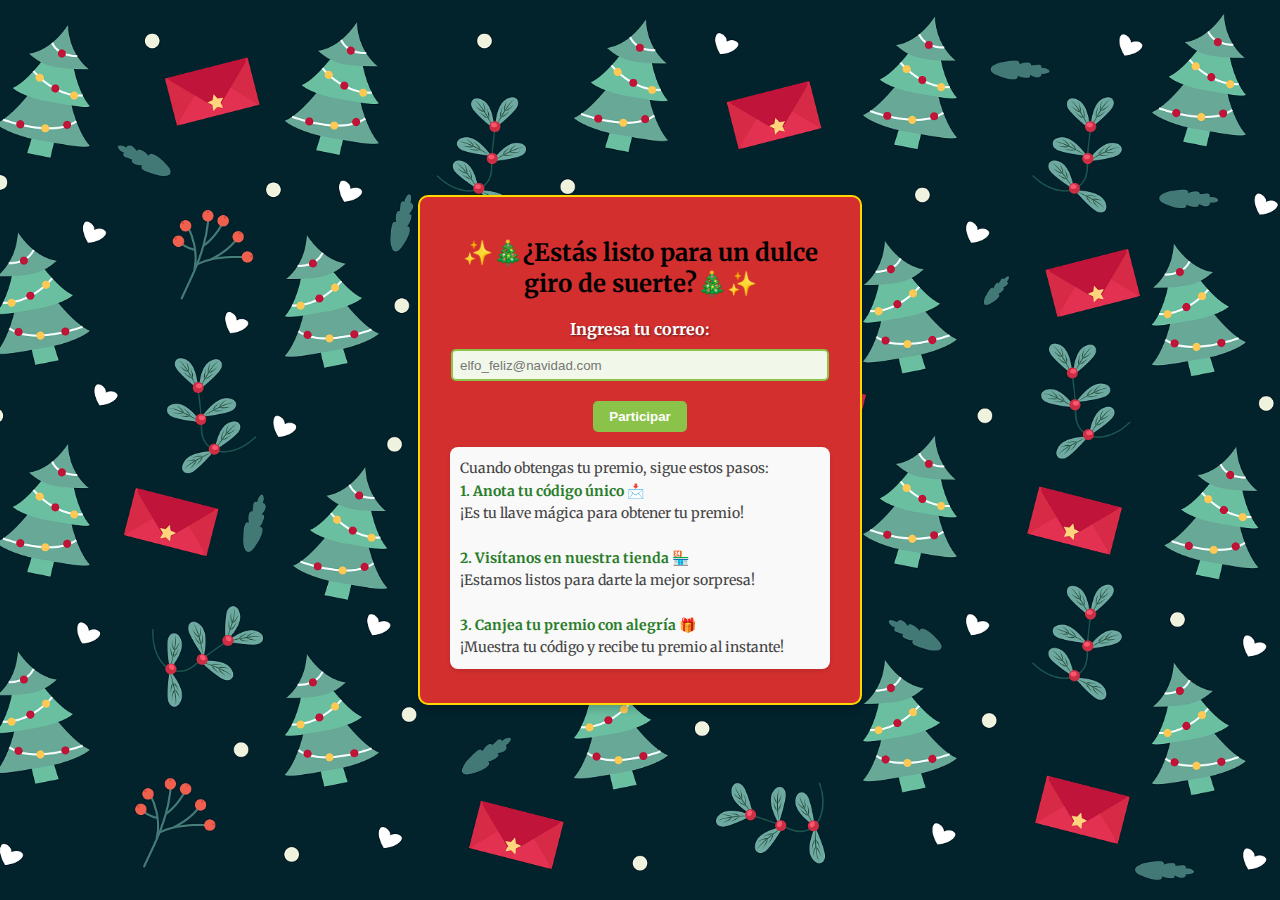
<file: public/index.html>
<!DOCTYPE html>
<html lang="es">
<head>
    <meta charset="UTF-8">
    <meta name="viewport" content="width=device-width, initial-scale=1.0">
    <title>Ruleta Navideña</title>
    <!-- Archivo CSS principal -->
    <link rel="stylesheet" href="style.css">
    <!-- Fuente decorativa navideña -->
    <link href="https://fonts.googleapis.com/css2?family=Merriweather:wght@400;700&display=swap" rel="stylesheet">
</head>
<body>
    <div class="container">
        <h2>✨🎄¿Estás listo para un dulce giro de suerte?🎄✨</h2>
        <form id="formulario">
            <label for="correo">Ingresa tu correo:</label>
            <input type="email" id="correo" required placeholder="elfo_feliz@navidad.com">
            <button type="submit">Participar</button>
        </form>

        <!-- Descripción debajo del formulario -->
        <p id="descripcion">
            Cuando obtengas tu premio, sigue estos pasos:
            <br>
            <strong>1. Anota tu código único 📩</strong><br>
            ¡Es tu llave mágica para obtener tu premio!<br><br>
            <strong>2. Visítanos en nuestra tienda 🏪</strong><br>
            ¡Estamos listos para darte la mejor sorpresa!<br><br>
            <strong>3. Canjea tu premio con alegría 🎁</strong><br>
            ¡Muestra tu código y recibe tu premio al instante!
        </p>
    </div>

    <!-- Modal -->
    <div id="modal-overlay"></div>
    <div id="modal">
        <img id="modal-imagen" src="./images/grinch.png" alt="Grinch">
        <p id="modal-texto">¡Alto ahí, Grinch!</p>
        <button id="cerrar-modal">Cerrar</button>
    </div>

    <!-- Archivo JavaScript principal -->
    <script src="script.js"></script>
</body>
</html>
</file>
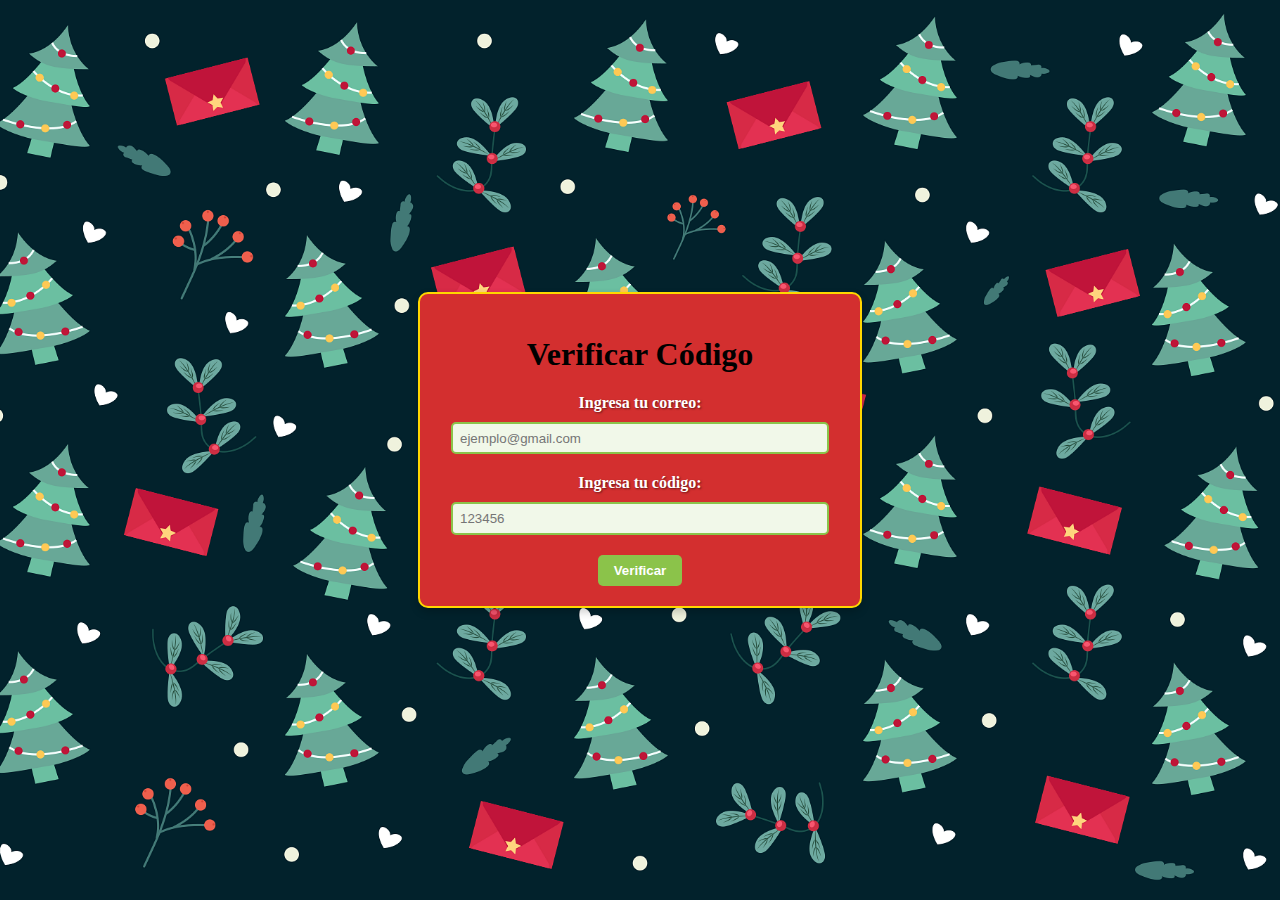
<file: public/verificar-codigo.html>
<!DOCTYPE html>
<html lang="es">
<head>
    <meta charset="UTF-8">
    <meta name="viewport" content="width=device-width, initial-scale=1.0">
    <title>Verificar Código</title>
    <link rel="stylesheet" href="style.css">
</head>
<body>
    <div class="container">
        <h1>Verificar Código</h1>
        <form id="form-verificar">
            <label for="correo">Ingresa tu correo:</label>
            <input type="email" id="correo" required placeholder="ejemplo@gmail.com">

            <label for="codigo">Ingresa tu código:</label>
            <input type="text" id="codigo" required placeholder="123456">
            <button type="submit">Verificar</button>
        </form>
    </div>

    <script>
        document.getElementById('form-verificar').addEventListener('submit', async (e) => {
            e.preventDefault();
            const correo = document.getElementById('correo').value;
            const codigo = document.getElementById('codigo').value;

            try {
                const respuesta = await fetch('/verificar-codigo', {
                    method: 'POST',
                    headers: { 'Content-Type': 'application/json' },
                    body: JSON.stringify({ correo, codigo })
                });

                if (!respuesta.ok) {
                    const mensaje = await respuesta.text();
                    alert(mensaje);
                    return;
                }

                alert('¡Código verificado! Puedes girar la ruleta.');
                window.location.href = '/ruleta.html'; // Redirige a la página de la ruleta
            } catch (error) {
                alert('Hubo un error al verificar el código. Intenta nuevamente.');
            }
        });
    </script>
</body>
</html>
</file>
<file: public/style.css>
/* General */
body {
    font-family: 'Merriweather', serif;
    margin: 0;
    padding: 0;
    background-color: #EAF7F1;
    background-image: url('./images/fondo.png');
    background-size: cover;
    background-position: center;
    background-repeat: no-repeat;
    display: flex;
    justify-content: center;
    align-items: center;
    height: 100vh;
    flex-wrap: wrap; /* Permite ajustar contenido */
}

/* Contenedor principal */
.container {
    text-align: center;
    background: #D32F2F;
    padding: 20px;
    border-radius: 10px;
    box-shadow: 0 4px 8px rgba(0, 0, 0, 0.2);
    max-width: 400px;
    width: 100%;
    border: 2px solid #FFD700;
}

/* Estilos del formulario */
form label {
    display: block;
    margin-bottom: 10px;
    font-weight: bold;
    color: #FFFFFF;
    text-shadow: 1px 1px 2px rgba(0, 0, 0, 0.5);
}

form input {
    width: 90%;
    padding: 0.5em; /* Unidades relativas */
    margin-bottom: 20px;
    border: 2px solid #8BC34A;
    border-radius: 5px;
    background-color: #F1F8E9;
    color: #333333;
}

form input:focus {
    outline: none;
    border-color: #FFD700;
    box-shadow: 0 0 8px rgba(255, 215, 0, 0.6);
}

form button {
    padding: 0.6em 1.2em;
    background-color: #8BC34A;
    color: #FFFFFF;
    border: none;
    border-radius: 5px;
    cursor: pointer;
    font-weight: bold;
    transition: background-color 0.3s, transform 0.2s;
}

form button:hover {
    background-color: #558B2F;
    transform: scale(1.05);
}

/* Estilos para el modal */
#modal-overlay {
    display: none;
    position: fixed;
    top: 0;
    left: 0;
    width: 100%;
    height: 100%;
    background: rgba(0, 0, 0, 0.7);
    z-index: 999;
}

#modal {
    display: none;
    position: fixed;
    top: 50%;
    left: 50%;
    transform: translate(-50%, -50%);
    background: #FFFFFF;
    padding: 20px;
    border-radius: 10px;
    box-shadow: 0 4px 8px rgba(0, 0, 0, 0.2);
    z-index: 1000;
    text-align: center;
    max-width: 300px;
    width: 100%;
    border: 2px solid #D32F2F;
}

#modal img {
    max-width: 100px;
    height: auto;
    display: block;
    margin: 0 auto 10px;
}

#modal p {
    margin-bottom: 20px;
    color: #333333;
    font-family: 'Merriweather', serif;
}

#modal button {
    padding: 0.6em 1.2em;
    background-color: #D32F2F;
    color: #FFFFFF;
    border: none;
    border-radius: 5px;
    cursor: pointer;
    font-weight: bold;
    transition: background-color 0.3s, transform 0.2s;
}

#modal button:hover {
    background-color: #B71C1C;
    transform: scale(1.05);
}

/* Descripción debajo del formulario */
#descripcion {
    margin-top: 15px;
    font-size: 0.875rem; /* Tamaño relativo */
    color: #444;
    font-family: 'Merriweather', serif;
    text-align: left;
    line-height: 1.6;
    padding: 10px;
    background-color: #f9f9f9;
    border-radius: 8px;
    box-shadow: 0 2px 5px rgba(0, 0, 0, 0.1);
    max-width: 90%;
    margin-left: auto;
    margin-right: auto;
}

#descripcion strong {
    font-weight: 700;
    color: #2b7d2b;
}

/* Media Queries para dispositivos móviles */
@media (max-width: 768px) {
    body {
        padding: 10px;
        height: auto;
        background-size: auto;
    }

    .container {
        max-width: 100%;
        padding: 15px;
    }

    form input {
        width: 100%;
    }

    form button {
        width: 100%;
    }

    #modal {
        max-width: 90%;
        padding: 15px;
    }

    #descripcion {
        font-size: 12px;
        padding: 8px;
    }
}

@media (max-width: 480px) {
    body {
        font-size: 14px;
    }

    .container {
        padding: 10px;
    }

    form button {
        font-size: 14px;
        padding: 8px 16px;
    }

    #modal img {
        max-width: 80px;
    }

    #modal button {
        font-size: 14px;
        padding: 8px 16px;
    }
}
</file>
